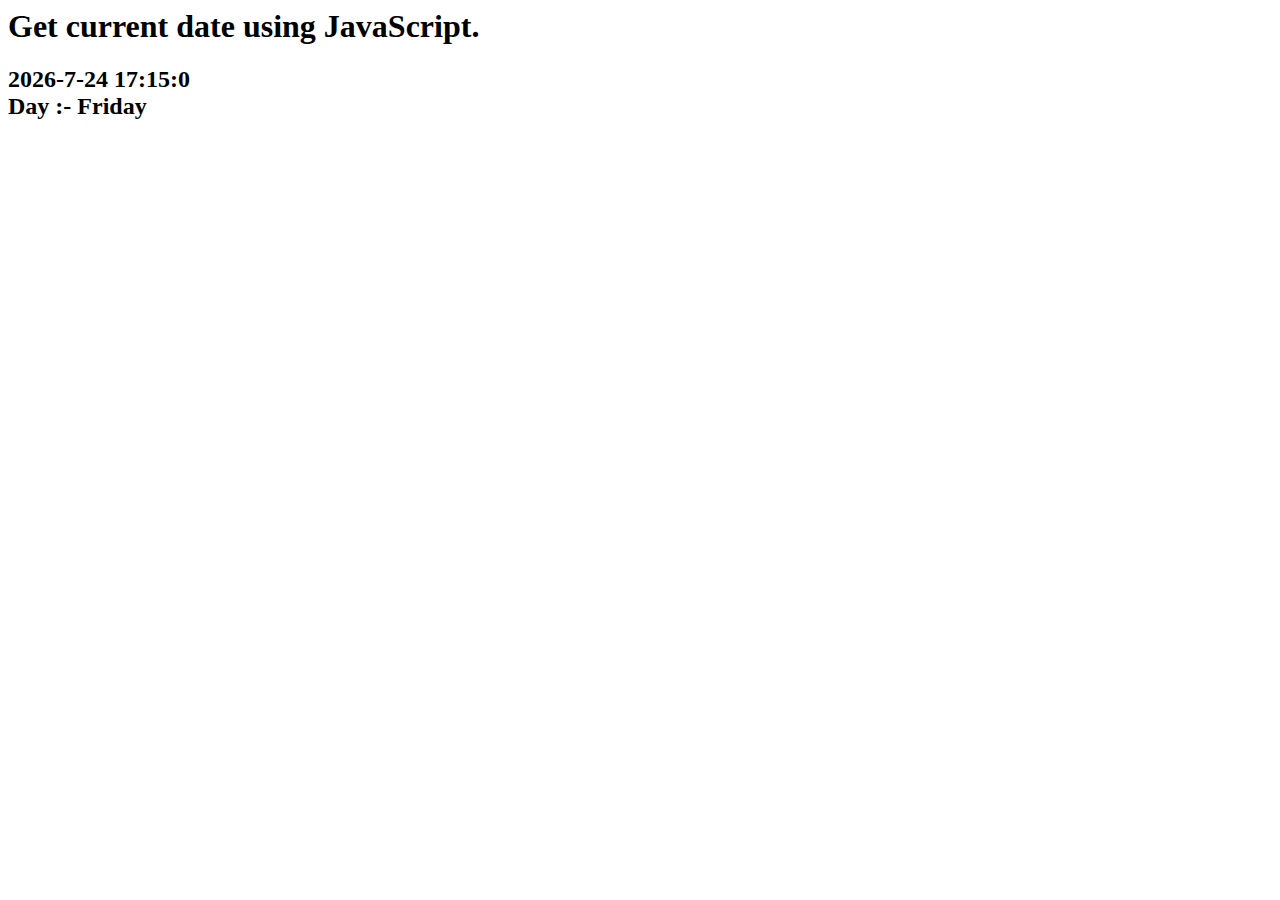
<file: index2.html>
<html>

<head>
  <title>Display Current Date and Time in Html using Javascript</title>
</head>

<body>
  <h1>Get current date using JavaScript.</h1>

  <h2 id="displayDateTime"></h2>
</body>
<script type="text/javascript">
  var today = new Date();
  var day = today.getDay();
  var daylist = [ "Sunday", "Monday", "Tuesday", "Wednesday ", "Thursday", "Friday", "Saturday" ];
  var date = today.getFullYear() + '-' + (today.getMonth() + 1) + '-' + today.getDate();
  var time = today.getHours() + ":" + today.getMinutes() + ":" + today.getSeconds();
  var dateTime = date + ' ' + time;

  document.getElementById("displayDateTime").innerHTML = dateTime + ' <br> Day :- ' + daylist[ day ];

</script>

</html>
</file>
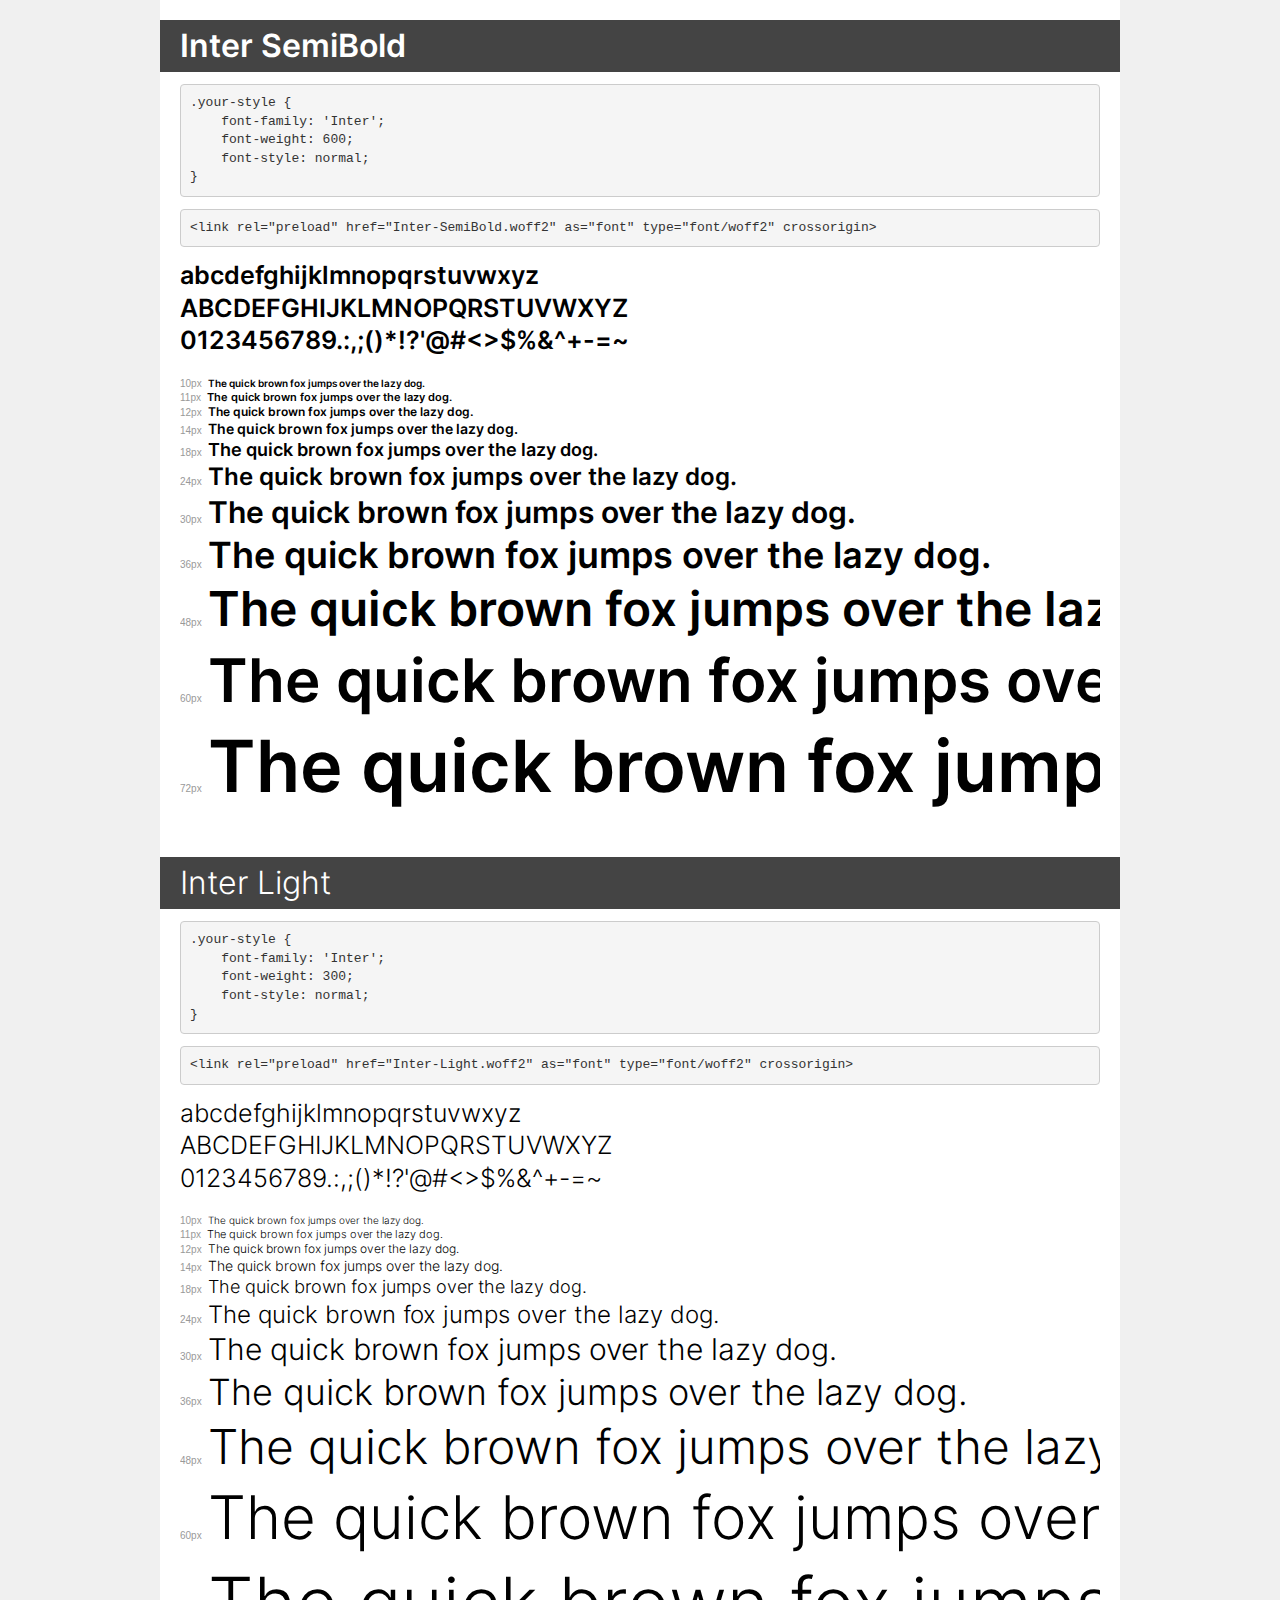
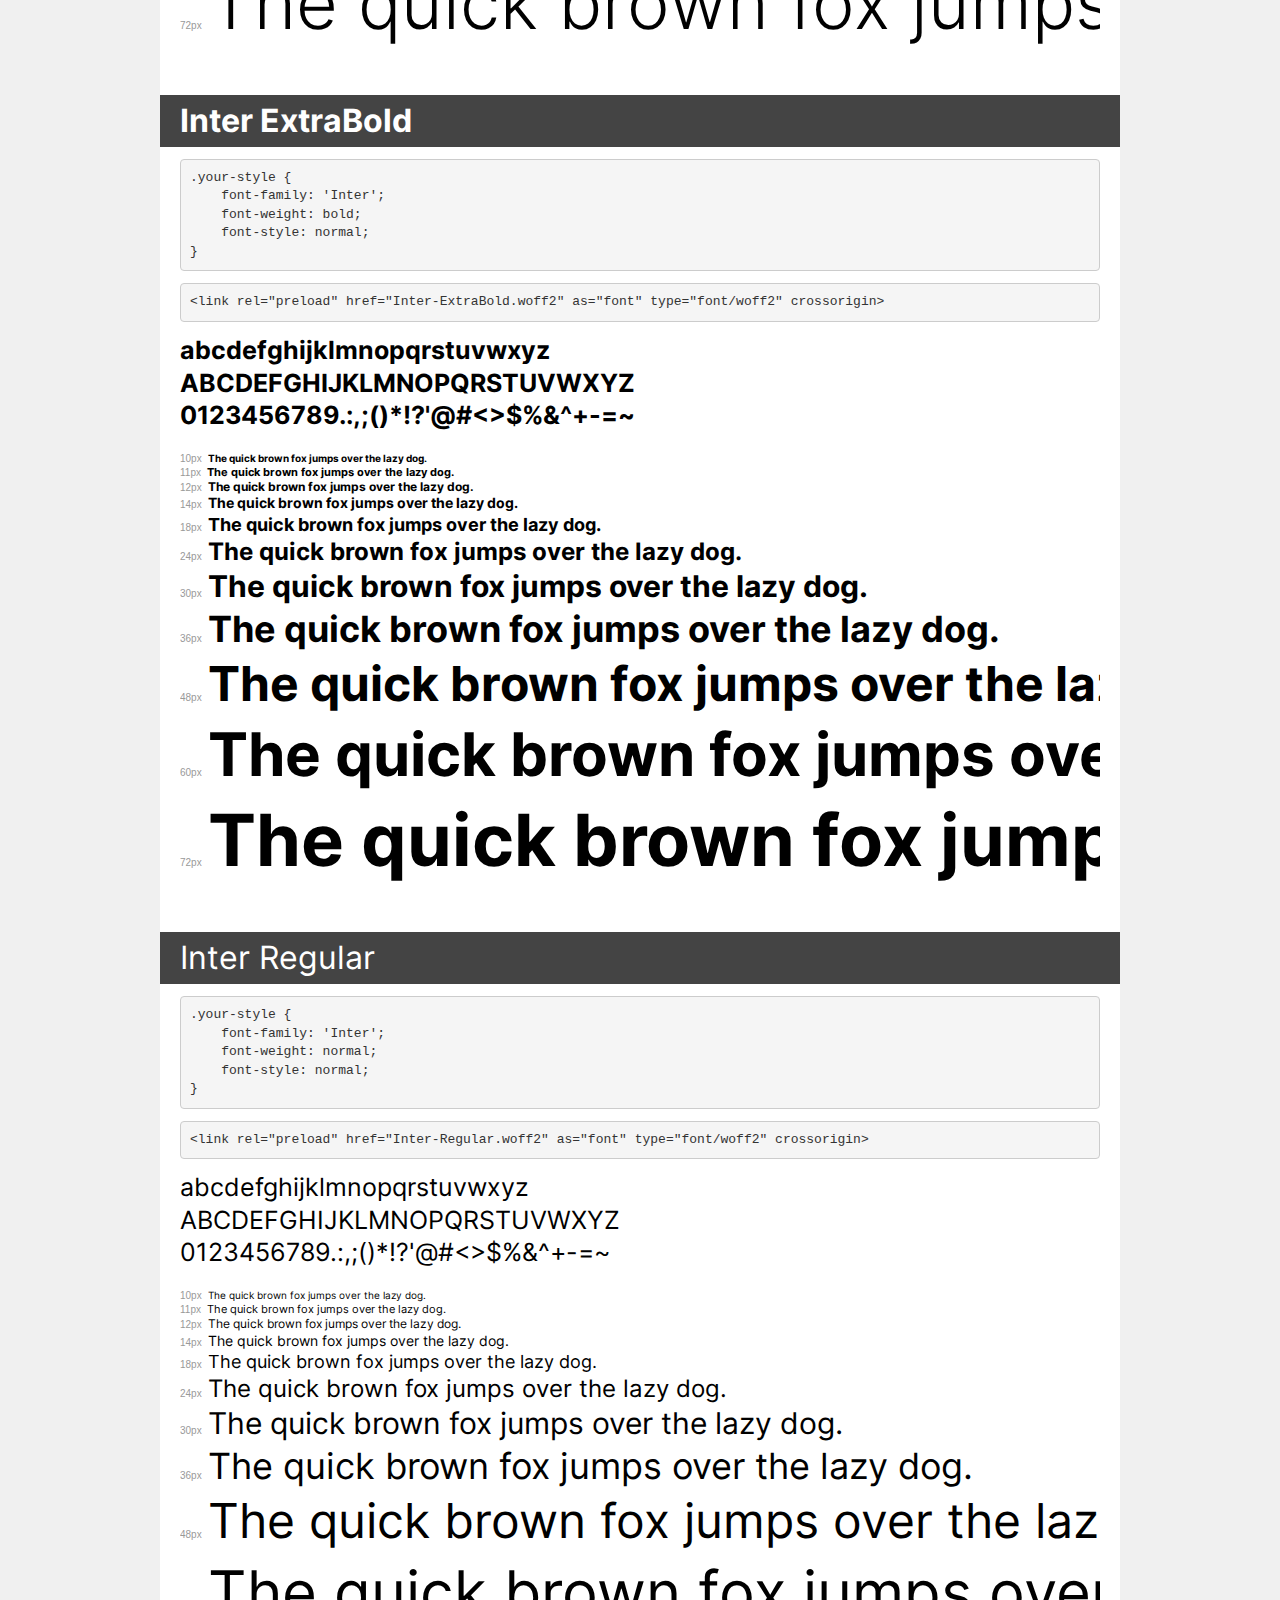
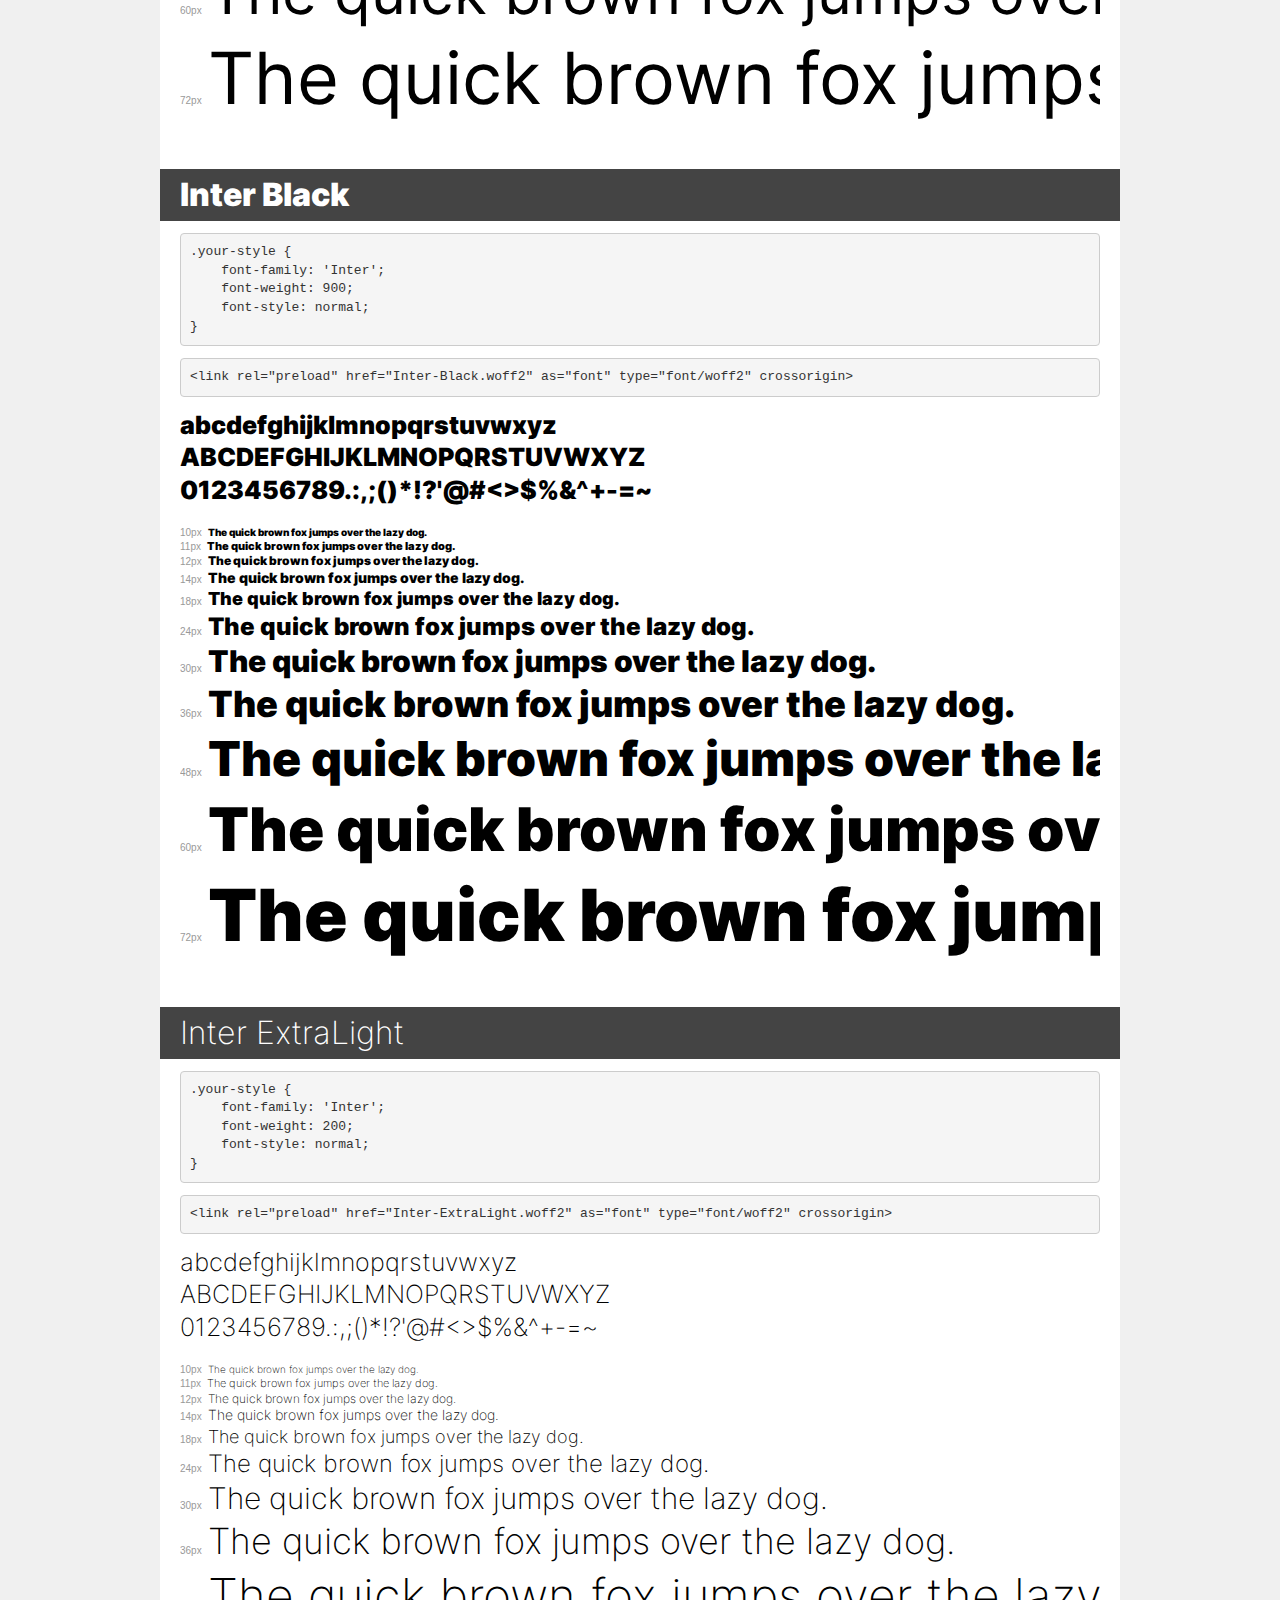
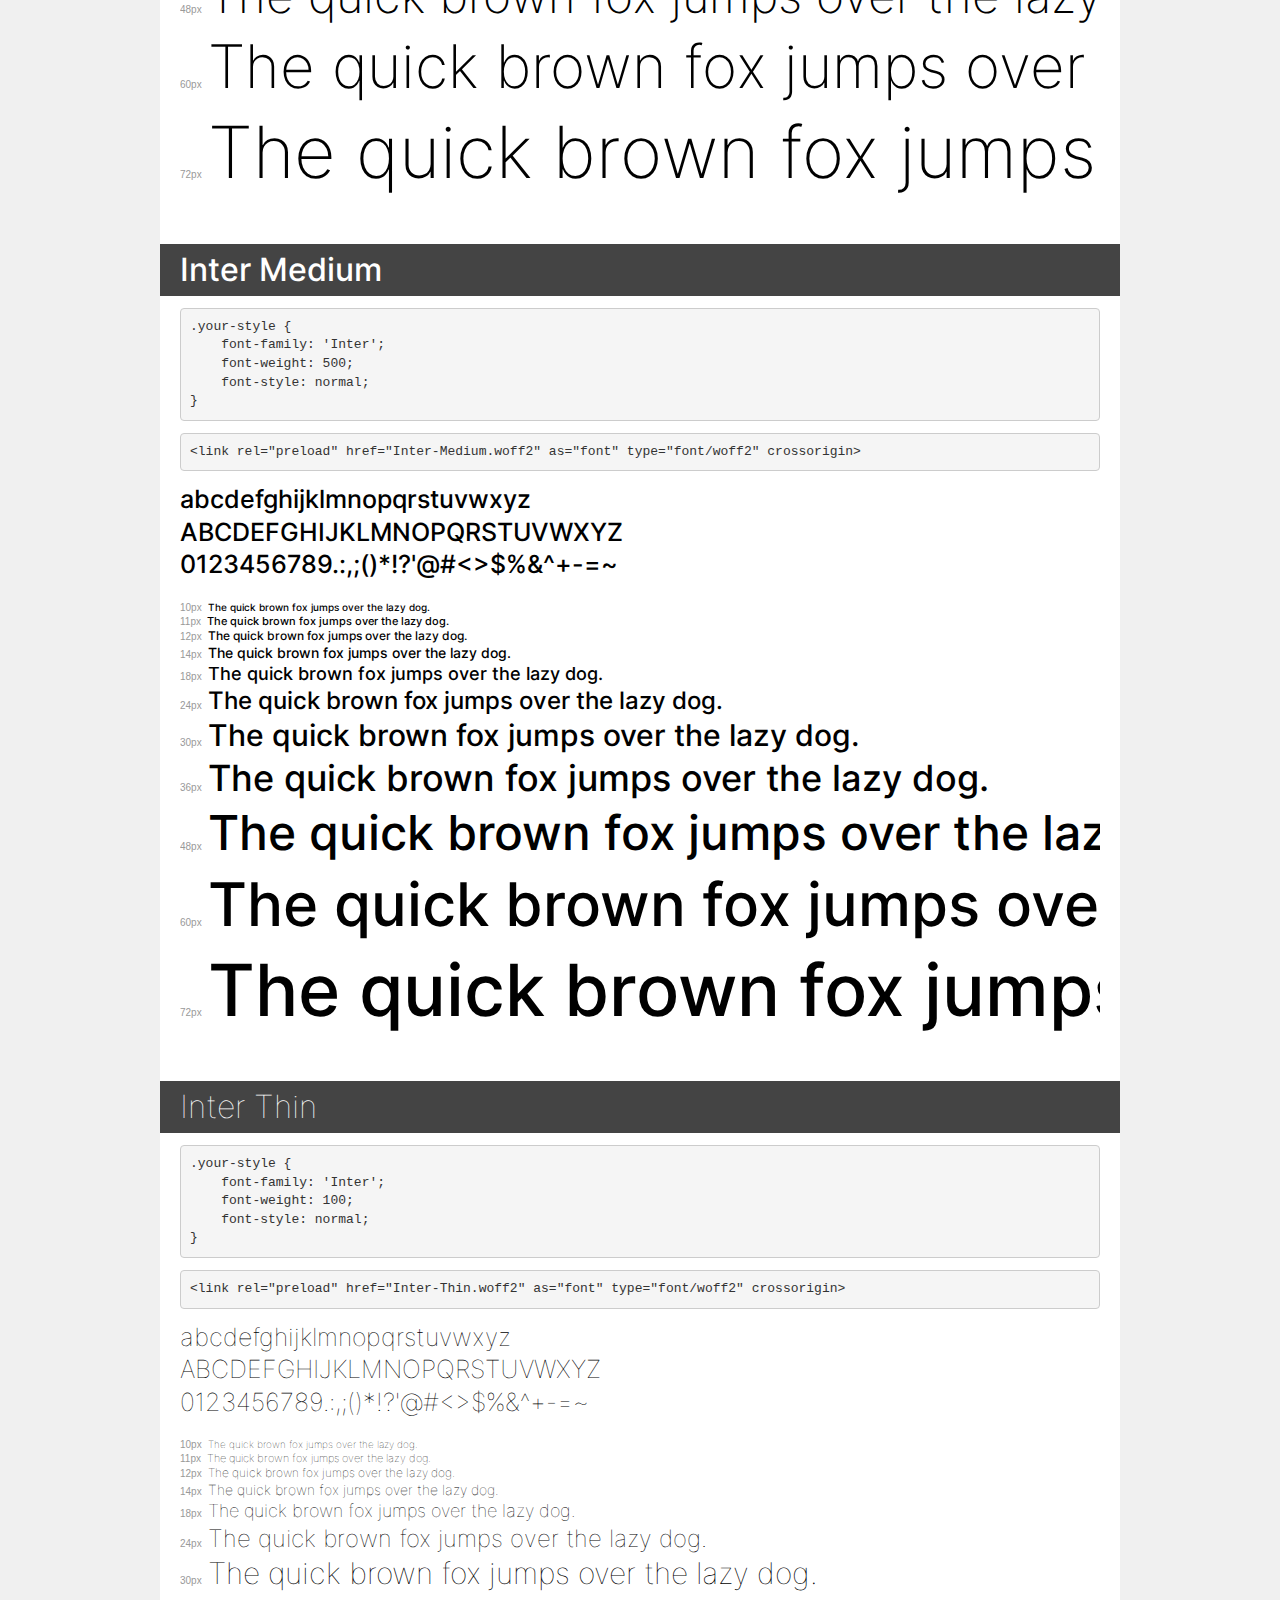
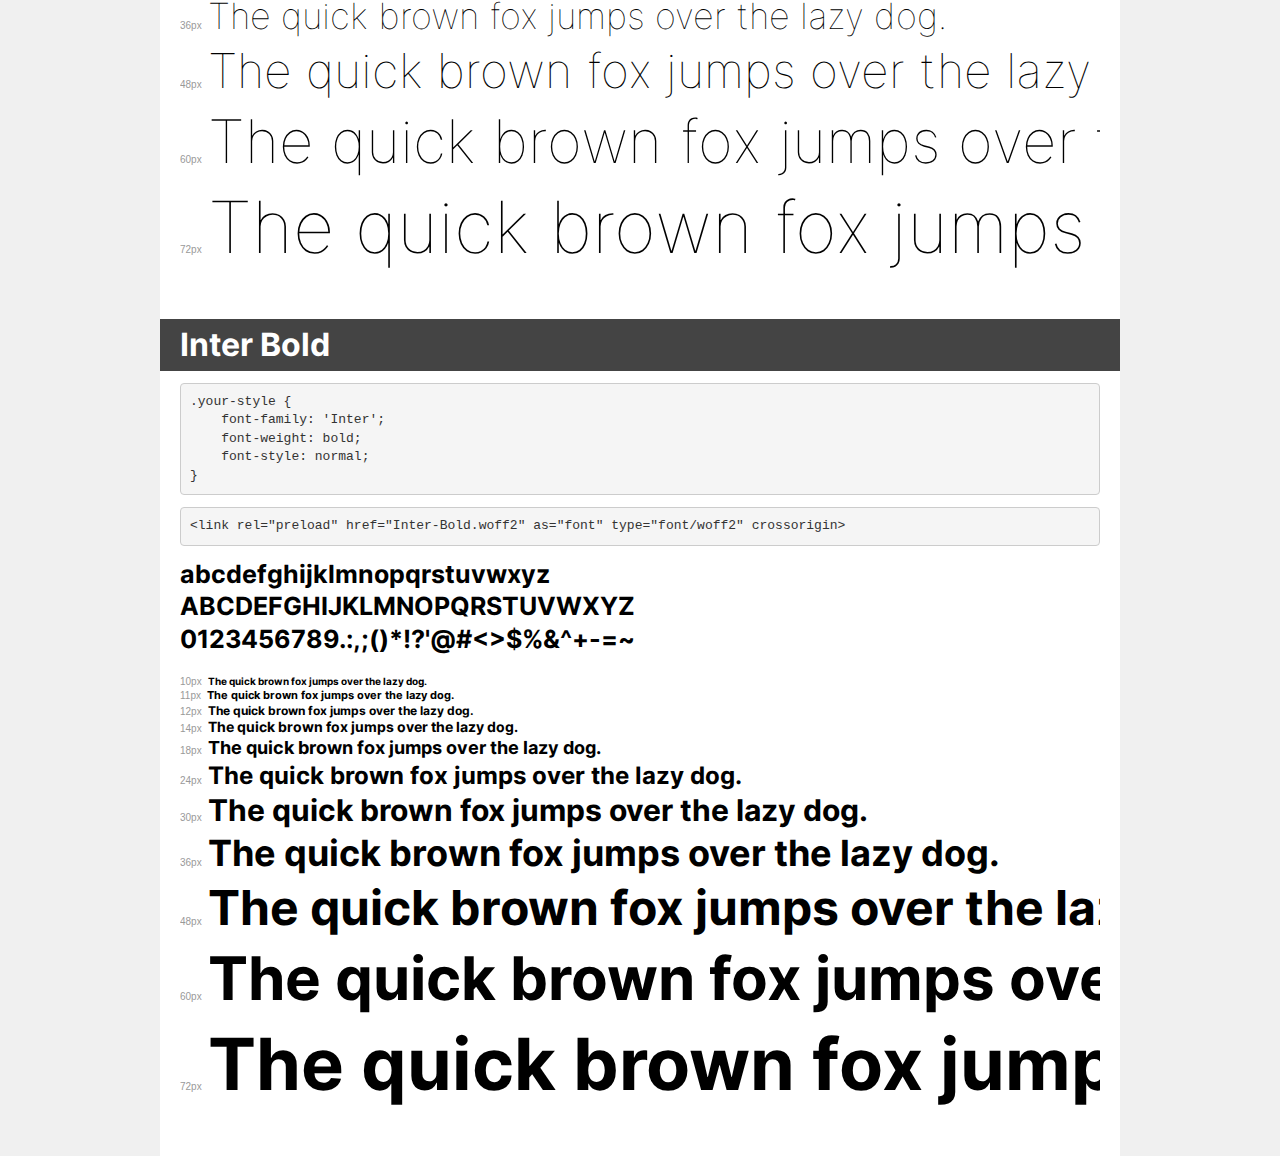
<file: fonts/demo.html>
<!DOCTYPE html>
<html lang="en">
<head>
    <meta charset="utf-8">
    <meta http-equiv="X-UA-Compatible" content="IE=edge">
    <meta name="viewport" content="width=device-width, initial-scale=1">
    <meta name="robots" content="noindex, noarchive">
    <meta name="format-detection" content="telephone=no">
    <title>Transfonter demo</title>
    <link href="stylesheet.css" rel="stylesheet">
    <style>
        /*
        http://meyerweb.com/eric/tools/css/reset/
        v2.0 | 20110126
        License: none (public domain)
        */
        html, body, div, span, applet, object, iframe,
        h1, h2, h3, h4, h5, h6, p, blockquote, pre,
        a, abbr, acronym, address, big, cite, code,
        del, dfn, em, img, ins, kbd, q, s, samp,
        small, strike, strong, sub, sup, tt, var,
        b, u, i, center,
        dl, dt, dd, ol, ul, li,
        fieldset, form, label, legend,
        table, caption, tbody, tfoot, thead, tr, th, td,
        article, aside, canvas, details, embed,
        figure, figcaption, footer, header, hgroup,
        menu, nav, output, ruby, section, summary,
        time, mark, audio, video {
            margin: 0;
            padding: 0;
            border: 0;
            font-size: 100%;
            font: inherit;
            vertical-align: baseline;
        }
        /* HTML5 display-role reset for older browsers */
        article, aside, details, figcaption, figure,
        footer, header, hgroup, menu, nav, section {
            display: block;
        }
        body {
            line-height: 1;
        }
        ol, ul {
            list-style: none;
        }
        blockquote, q {
            quotes: none;
        }
        blockquote:before, blockquote:after,
        q:before, q:after {
            content: '';
            content: none;
        }
        table {
            border-collapse: collapse;
            border-spacing: 0;
        }
        /* demo styles */
        body {
            background: #f0f0f0;
            color: #000;
        }
        .page {
            background: #fff;
            width: 920px;
            margin: 0 auto;
            padding: 20px 20px 0 20px;
            overflow: hidden;
        }
        .font-container {
            overflow-x: auto;
            overflow-y: hidden;
            margin-bottom: 40px;
            line-height: 1.3;
            white-space: nowrap;
            padding-bottom: 5px;
        }
        h1 {
            position: relative;
            background: #444;
            font-size: 32px;
            color: #fff;
            padding: 10px 20px;
            margin: 0 -20px 12px -20px;
        }
        .letters {
            font-size: 25px;
            margin-bottom: 20px;
        }
        .s10:before {
            content: '10px';
        }
        .s11:before {
            content: '11px';
        }
        .s12:before {
            content: '12px';
        }
        .s14:before {
            content: '14px';
        }
        .s18:before {
            content: '18px';
        }
        .s24:before {
            content: '24px';
        }
        .s30:before {
            content: '30px';
        }
        .s36:before {
            content: '36px';
        }
        .s48:before {
            content: '48px';
        }
        .s60:before {
            content: '60px';
        }
        .s72:before {
            content: '72px';
        }
        .s10:before, .s11:before, .s12:before, .s14:before,
        .s18:before, .s24:before, .s30:before, .s36:before,
        .s48:before, .s60:before, .s72:before {
            font-family: Arial, sans-serif;
            font-size: 10px;
            font-weight: normal;
            font-style: normal;
            color: #999;
            padding-right: 6px;
        }
        pre {
            display: block;
            padding: 9px;
            margin: 0 0 12px;
            font-family: Monaco, Menlo, Consolas, "Courier New", monospace;
            font-size: 13px;
            line-height: 1.428571429;
            color: #333;
            font-weight: normal;
            font-style: normal;
            background-color: #f5f5f5;
            border: 1px solid #ccc;
            overflow-x: auto;
            border-radius: 4px;
        }
        /* responsive */
        @media (max-width: 959px) {
            .page {
                width: auto;
                margin: 0;
            }
        }
    </style>
</head>
<body>
<div class="page">
    <div class="demo">
        <h1 style="font-family: 'Inter'; font-weight: 600; font-style: normal;">Inter SemiBold</h1>
        <pre title="Usage">.your-style {
    font-family: 'Inter';
    font-weight: 600;
    font-style: normal;
}</pre>
        <pre title="Preload (optional)">
&lt;link rel=&quot;preload&quot; href=&quot;Inter-SemiBold.woff2&quot; as=&quot;font&quot; type=&quot;font/woff2&quot; crossorigin&gt;</pre>
        <div class="font-container" style="font-family: 'Inter'; font-weight: 600; font-style: normal;">
            <p class="letters">
                abcdefghijklmnopqrstuvwxyz<br>
ABCDEFGHIJKLMNOPQRSTUVWXYZ<br>
                0123456789.:,;()*!?'@#&lt;&gt;$%&^+-=~
            </p>
            <p class="s10" style="font-size: 10px;">The quick brown fox jumps over the lazy dog.</p>
            <p class="s11" style="font-size: 11px;">The quick brown fox jumps over the lazy dog.</p>
            <p class="s12" style="font-size: 12px;">The quick brown fox jumps over the lazy dog.</p>
            <p class="s14" style="font-size: 14px;">The quick brown fox jumps over the lazy dog.</p>
            <p class="s18" style="font-size: 18px;">The quick brown fox jumps over the lazy dog.</p>
            <p class="s24" style="font-size: 24px;">The quick brown fox jumps over the lazy dog.</p>
            <p class="s30" style="font-size: 30px;">The quick brown fox jumps over the lazy dog.</p>
            <p class="s36" style="font-size: 36px;">The quick brown fox jumps over the lazy dog.</p>
            <p class="s48" style="font-size: 48px;">The quick brown fox jumps over the lazy dog.</p>
            <p class="s60" style="font-size: 60px;">The quick brown fox jumps over the lazy dog.</p>
            <p class="s72" style="font-size: 72px;">The quick brown fox jumps over the lazy dog.</p>
        </div>
    </div>

    <div class="demo">
        <h1 style="font-family: 'Inter'; font-weight: 300; font-style: normal;">Inter Light</h1>
        <pre title="Usage">.your-style {
    font-family: 'Inter';
    font-weight: 300;
    font-style: normal;
}</pre>
        <pre title="Preload (optional)">
&lt;link rel=&quot;preload&quot; href=&quot;Inter-Light.woff2&quot; as=&quot;font&quot; type=&quot;font/woff2&quot; crossorigin&gt;</pre>
        <div class="font-container" style="font-family: 'Inter'; font-weight: 300; font-style: normal;">
            <p class="letters">
                abcdefghijklmnopqrstuvwxyz<br>
ABCDEFGHIJKLMNOPQRSTUVWXYZ<br>
                0123456789.:,;()*!?'@#&lt;&gt;$%&^+-=~
            </p>
            <p class="s10" style="font-size: 10px;">The quick brown fox jumps over the lazy dog.</p>
            <p class="s11" style="font-size: 11px;">The quick brown fox jumps over the lazy dog.</p>
            <p class="s12" style="font-size: 12px;">The quick brown fox jumps over the lazy dog.</p>
            <p class="s14" style="font-size: 14px;">The quick brown fox jumps over the lazy dog.</p>
            <p class="s18" style="font-size: 18px;">The quick brown fox jumps over the lazy dog.</p>
            <p class="s24" style="font-size: 24px;">The quick brown fox jumps over the lazy dog.</p>
            <p class="s30" style="font-size: 30px;">The quick brown fox jumps over the lazy dog.</p>
            <p class="s36" style="font-size: 36px;">The quick brown fox jumps over the lazy dog.</p>
            <p class="s48" style="font-size: 48px;">The quick brown fox jumps over the lazy dog.</p>
            <p class="s60" style="font-size: 60px;">The quick brown fox jumps over the lazy dog.</p>
            <p class="s72" style="font-size: 72px;">The quick brown fox jumps over the lazy dog.</p>
        </div>
    </div>

    <div class="demo">
        <h1 style="font-family: 'Inter'; font-weight: bold; font-style: normal;">Inter ExtraBold</h1>
        <pre title="Usage">.your-style {
    font-family: 'Inter';
    font-weight: bold;
    font-style: normal;
}</pre>
        <pre title="Preload (optional)">
&lt;link rel=&quot;preload&quot; href=&quot;Inter-ExtraBold.woff2&quot; as=&quot;font&quot; type=&quot;font/woff2&quot; crossorigin&gt;</pre>
        <div class="font-container" style="font-family: 'Inter'; font-weight: bold; font-style: normal;">
            <p class="letters">
                abcdefghijklmnopqrstuvwxyz<br>
ABCDEFGHIJKLMNOPQRSTUVWXYZ<br>
                0123456789.:,;()*!?'@#&lt;&gt;$%&^+-=~
            </p>
            <p class="s10" style="font-size: 10px;">The quick brown fox jumps over the lazy dog.</p>
            <p class="s11" style="font-size: 11px;">The quick brown fox jumps over the lazy dog.</p>
            <p class="s12" style="font-size: 12px;">The quick brown fox jumps over the lazy dog.</p>
            <p class="s14" style="font-size: 14px;">The quick brown fox jumps over the lazy dog.</p>
            <p class="s18" style="font-size: 18px;">The quick brown fox jumps over the lazy dog.</p>
            <p class="s24" style="font-size: 24px;">The quick brown fox jumps over the lazy dog.</p>
            <p class="s30" style="font-size: 30px;">The quick brown fox jumps over the lazy dog.</p>
            <p class="s36" style="font-size: 36px;">The quick brown fox jumps over the lazy dog.</p>
            <p class="s48" style="font-size: 48px;">The quick brown fox jumps over the lazy dog.</p>
            <p class="s60" style="font-size: 60px;">The quick brown fox jumps over the lazy dog.</p>
            <p class="s72" style="font-size: 72px;">The quick brown fox jumps over the lazy dog.</p>
        </div>
    </div>

    <div class="demo">
        <h1 style="font-family: 'Inter'; font-weight: normal; font-style: normal;">Inter Regular</h1>
        <pre title="Usage">.your-style {
    font-family: 'Inter';
    font-weight: normal;
    font-style: normal;
}</pre>
        <pre title="Preload (optional)">
&lt;link rel=&quot;preload&quot; href=&quot;Inter-Regular.woff2&quot; as=&quot;font&quot; type=&quot;font/woff2&quot; crossorigin&gt;</pre>
        <div class="font-container" style="font-family: 'Inter'; font-weight: normal; font-style: normal;">
            <p class="letters">
                abcdefghijklmnopqrstuvwxyz<br>
ABCDEFGHIJKLMNOPQRSTUVWXYZ<br>
                0123456789.:,;()*!?'@#&lt;&gt;$%&^+-=~
            </p>
            <p class="s10" style="font-size: 10px;">The quick brown fox jumps over the lazy dog.</p>
            <p class="s11" style="font-size: 11px;">The quick brown fox jumps over the lazy dog.</p>
            <p class="s12" style="font-size: 12px;">The quick brown fox jumps over the lazy dog.</p>
            <p class="s14" style="font-size: 14px;">The quick brown fox jumps over the lazy dog.</p>
            <p class="s18" style="font-size: 18px;">The quick brown fox jumps over the lazy dog.</p>
            <p class="s24" style="font-size: 24px;">The quick brown fox jumps over the lazy dog.</p>
            <p class="s30" style="font-size: 30px;">The quick brown fox jumps over the lazy dog.</p>
            <p class="s36" style="font-size: 36px;">The quick brown fox jumps over the lazy dog.</p>
            <p class="s48" style="font-size: 48px;">The quick brown fox jumps over the lazy dog.</p>
            <p class="s60" style="font-size: 60px;">The quick brown fox jumps over the lazy dog.</p>
            <p class="s72" style="font-size: 72px;">The quick brown fox jumps over the lazy dog.</p>
        </div>
    </div>

    <div class="demo">
        <h1 style="font-family: 'Inter'; font-weight: 900; font-style: normal;">Inter Black</h1>
        <pre title="Usage">.your-style {
    font-family: 'Inter';
    font-weight: 900;
    font-style: normal;
}</pre>
        <pre title="Preload (optional)">
&lt;link rel=&quot;preload&quot; href=&quot;Inter-Black.woff2&quot; as=&quot;font&quot; type=&quot;font/woff2&quot; crossorigin&gt;</pre>
        <div class="font-container" style="font-family: 'Inter'; font-weight: 900; font-style: normal;">
            <p class="letters">
                abcdefghijklmnopqrstuvwxyz<br>
ABCDEFGHIJKLMNOPQRSTUVWXYZ<br>
                0123456789.:,;()*!?'@#&lt;&gt;$%&^+-=~
            </p>
            <p class="s10" style="font-size: 10px;">The quick brown fox jumps over the lazy dog.</p>
            <p class="s11" style="font-size: 11px;">The quick brown fox jumps over the lazy dog.</p>
            <p class="s12" style="font-size: 12px;">The quick brown fox jumps over the lazy dog.</p>
            <p class="s14" style="font-size: 14px;">The quick brown fox jumps over the lazy dog.</p>
            <p class="s18" style="font-size: 18px;">The quick brown fox jumps over the lazy dog.</p>
            <p class="s24" style="font-size: 24px;">The quick brown fox jumps over the lazy dog.</p>
            <p class="s30" style="font-size: 30px;">The quick brown fox jumps over the lazy dog.</p>
            <p class="s36" style="font-size: 36px;">The quick brown fox jumps over the lazy dog.</p>
            <p class="s48" style="font-size: 48px;">The quick brown fox jumps over the lazy dog.</p>
            <p class="s60" style="font-size: 60px;">The quick brown fox jumps over the lazy dog.</p>
            <p class="s72" style="font-size: 72px;">The quick brown fox jumps over the lazy dog.</p>
        </div>
    </div>

    <div class="demo">
        <h1 style="font-family: 'Inter'; font-weight: 200; font-style: normal;">Inter ExtraLight</h1>
        <pre title="Usage">.your-style {
    font-family: 'Inter';
    font-weight: 200;
    font-style: normal;
}</pre>
        <pre title="Preload (optional)">
&lt;link rel=&quot;preload&quot; href=&quot;Inter-ExtraLight.woff2&quot; as=&quot;font&quot; type=&quot;font/woff2&quot; crossorigin&gt;</pre>
        <div class="font-container" style="font-family: 'Inter'; font-weight: 200; font-style: normal;">
            <p class="letters">
                abcdefghijklmnopqrstuvwxyz<br>
ABCDEFGHIJKLMNOPQRSTUVWXYZ<br>
                0123456789.:,;()*!?'@#&lt;&gt;$%&^+-=~
            </p>
            <p class="s10" style="font-size: 10px;">The quick brown fox jumps over the lazy dog.</p>
            <p class="s11" style="font-size: 11px;">The quick brown fox jumps over the lazy dog.</p>
            <p class="s12" style="font-size: 12px;">The quick brown fox jumps over the lazy dog.</p>
            <p class="s14" style="font-size: 14px;">The quick brown fox jumps over the lazy dog.</p>
            <p class="s18" style="font-size: 18px;">The quick brown fox jumps over the lazy dog.</p>
            <p class="s24" style="font-size: 24px;">The quick brown fox jumps over the lazy dog.</p>
            <p class="s30" style="font-size: 30px;">The quick brown fox jumps over the lazy dog.</p>
            <p class="s36" style="font-size: 36px;">The quick brown fox jumps over the lazy dog.</p>
            <p class="s48" style="font-size: 48px;">The quick brown fox jumps over the lazy dog.</p>
            <p class="s60" style="font-size: 60px;">The quick brown fox jumps over the lazy dog.</p>
            <p class="s72" style="font-size: 72px;">The quick brown fox jumps over the lazy dog.</p>
        </div>
    </div>

    <div class="demo">
        <h1 style="font-family: 'Inter'; font-weight: 500; font-style: normal;">Inter Medium</h1>
        <pre title="Usage">.your-style {
    font-family: 'Inter';
    font-weight: 500;
    font-style: normal;
}</pre>
        <pre title="Preload (optional)">
&lt;link rel=&quot;preload&quot; href=&quot;Inter-Medium.woff2&quot; as=&quot;font&quot; type=&quot;font/woff2&quot; crossorigin&gt;</pre>
        <div class="font-container" style="font-family: 'Inter'; font-weight: 500; font-style: normal;">
            <p class="letters">
                abcdefghijklmnopqrstuvwxyz<br>
ABCDEFGHIJKLMNOPQRSTUVWXYZ<br>
                0123456789.:,;()*!?'@#&lt;&gt;$%&^+-=~
            </p>
            <p class="s10" style="font-size: 10px;">The quick brown fox jumps over the lazy dog.</p>
            <p class="s11" style="font-size: 11px;">The quick brown fox jumps over the lazy dog.</p>
            <p class="s12" style="font-size: 12px;">The quick brown fox jumps over the lazy dog.</p>
            <p class="s14" style="font-size: 14px;">The quick brown fox jumps over the lazy dog.</p>
            <p class="s18" style="font-size: 18px;">The quick brown fox jumps over the lazy dog.</p>
            <p class="s24" style="font-size: 24px;">The quick brown fox jumps over the lazy dog.</p>
            <p class="s30" style="font-size: 30px;">The quick brown fox jumps over the lazy dog.</p>
            <p class="s36" style="font-size: 36px;">The quick brown fox jumps over the lazy dog.</p>
            <p class="s48" style="font-size: 48px;">The quick brown fox jumps over the lazy dog.</p>
            <p class="s60" style="font-size: 60px;">The quick brown fox jumps over the lazy dog.</p>
            <p class="s72" style="font-size: 72px;">The quick brown fox jumps over the lazy dog.</p>
        </div>
    </div>

    <div class="demo">
        <h1 style="font-family: 'Inter'; font-weight: 100; font-style: normal;">Inter Thin</h1>
        <pre title="Usage">.your-style {
    font-family: 'Inter';
    font-weight: 100;
    font-style: normal;
}</pre>
        <pre title="Preload (optional)">
&lt;link rel=&quot;preload&quot; href=&quot;Inter-Thin.woff2&quot; as=&quot;font&quot; type=&quot;font/woff2&quot; crossorigin&gt;</pre>
        <div class="font-container" style="font-family: 'Inter'; font-weight: 100; font-style: normal;">
            <p class="letters">
                abcdefghijklmnopqrstuvwxyz<br>
ABCDEFGHIJKLMNOPQRSTUVWXYZ<br>
                0123456789.:,;()*!?'@#&lt;&gt;$%&^+-=~
            </p>
            <p class="s10" style="font-size: 10px;">The quick brown fox jumps over the lazy dog.</p>
            <p class="s11" style="font-size: 11px;">The quick brown fox jumps over the lazy dog.</p>
            <p class="s12" style="font-size: 12px;">The quick brown fox jumps over the lazy dog.</p>
            <p class="s14" style="font-size: 14px;">The quick brown fox jumps over the lazy dog.</p>
            <p class="s18" style="font-size: 18px;">The quick brown fox jumps over the lazy dog.</p>
            <p class="s24" style="font-size: 24px;">The quick brown fox jumps over the lazy dog.</p>
            <p class="s30" style="font-size: 30px;">The quick brown fox jumps over the lazy dog.</p>
            <p class="s36" style="font-size: 36px;">The quick brown fox jumps over the lazy dog.</p>
            <p class="s48" style="font-size: 48px;">The quick brown fox jumps over the lazy dog.</p>
            <p class="s60" style="font-size: 60px;">The quick brown fox jumps over the lazy dog.</p>
            <p class="s72" style="font-size: 72px;">The quick brown fox jumps over the lazy dog.</p>
        </div>
    </div>

    <div class="demo">
        <h1 style="font-family: 'Inter'; font-weight: bold; font-style: normal;">Inter Bold</h1>
        <pre title="Usage">.your-style {
    font-family: 'Inter';
    font-weight: bold;
    font-style: normal;
}</pre>
        <pre title="Preload (optional)">
&lt;link rel=&quot;preload&quot; href=&quot;Inter-Bold.woff2&quot; as=&quot;font&quot; type=&quot;font/woff2&quot; crossorigin&gt;</pre>
        <div class="font-container" style="font-family: 'Inter'; font-weight: bold; font-style: normal;">
            <p class="letters">
                abcdefghijklmnopqrstuvwxyz<br>
ABCDEFGHIJKLMNOPQRSTUVWXYZ<br>
                0123456789.:,;()*!?'@#&lt;&gt;$%&^+-=~
            </p>
            <p class="s10" style="font-size: 10px;">The quick brown fox jumps over the lazy dog.</p>
            <p class="s11" style="font-size: 11px;">The quick brown fox jumps over the lazy dog.</p>
            <p class="s12" style="font-size: 12px;">The quick brown fox jumps over the lazy dog.</p>
            <p class="s14" style="font-size: 14px;">The quick brown fox jumps over the lazy dog.</p>
            <p class="s18" style="font-size: 18px;">The quick brown fox jumps over the lazy dog.</p>
            <p class="s24" style="font-size: 24px;">The quick brown fox jumps over the lazy dog.</p>
            <p class="s30" style="font-size: 30px;">The quick brown fox jumps over the lazy dog.</p>
            <p class="s36" style="font-size: 36px;">The quick brown fox jumps over the lazy dog.</p>
            <p class="s48" style="font-size: 48px;">The quick brown fox jumps over the lazy dog.</p>
            <p class="s60" style="font-size: 60px;">The quick brown fox jumps over the lazy dog.</p>
            <p class="s72" style="font-size: 72px;">The quick brown fox jumps over the lazy dog.</p>
        </div>
    </div>

</div>
</body>
</html>
</file>
<file: fonts/stylesheet.css>
@font-face {
    font-family: 'Inter';
    src: url('Inter-SemiBold.woff2') format('woff2'),
        url('Inter-SemiBold.woff') format('woff');
    font-weight: 600;
    font-style: normal;
    font-display: swap;
}

@font-face {
    font-family: 'Inter';
    src: url('Inter-Light.woff2') format('woff2'),
        url('Inter-Light.woff') format('woff');
    font-weight: 300;
    font-style: normal;
    font-display: swap;
}

@font-face {
    font-family: 'Inter';
    src: url('Inter-ExtraBold.woff2') format('woff2'),
        url('Inter-ExtraBold.woff') format('woff');
    font-weight: bold;
    font-style: normal;
    font-display: swap;
}

@font-face {
    font-family: 'Inter';
    src: url('Inter-Regular.woff2') format('woff2'),
        url('Inter-Regular.woff') format('woff');
    font-weight: normal;
    font-style: normal;
    font-display: swap;
}

@font-face {
    font-family: 'Inter';
    src: url('Inter-Black.woff2') format('woff2'),
        url('Inter-Black.woff') format('woff');
    font-weight: 900;
    font-style: normal;
    font-display: swap;
}

@font-face {
    font-family: 'Inter';
    src: url('Inter-ExtraLight.woff2') format('woff2'),
        url('Inter-ExtraLight.woff') format('woff');
    font-weight: 200;
    font-style: normal;
    font-display: swap;
}

@font-face {
    font-family: 'Inter';
    src: url('Inter-Medium.woff2') format('woff2'),
        url('Inter-Medium.woff') format('woff');
    font-weight: 500;
    font-style: normal;
    font-display: swap;
}

@font-face {
    font-family: 'Inter';
    src: url('Inter-Thin.woff2') format('woff2'),
        url('Inter-Thin.woff') format('woff');
    font-weight: 100;
    font-style: normal;
    font-display: swap;
}

@font-face {
    font-family: 'Inter';
    src: url('Inter-Bold.woff2') format('woff2'),
        url('Inter-Bold.woff') format('woff');
    font-weight: bold;
    font-style: normal;
    font-display: swap;
}
</file>
